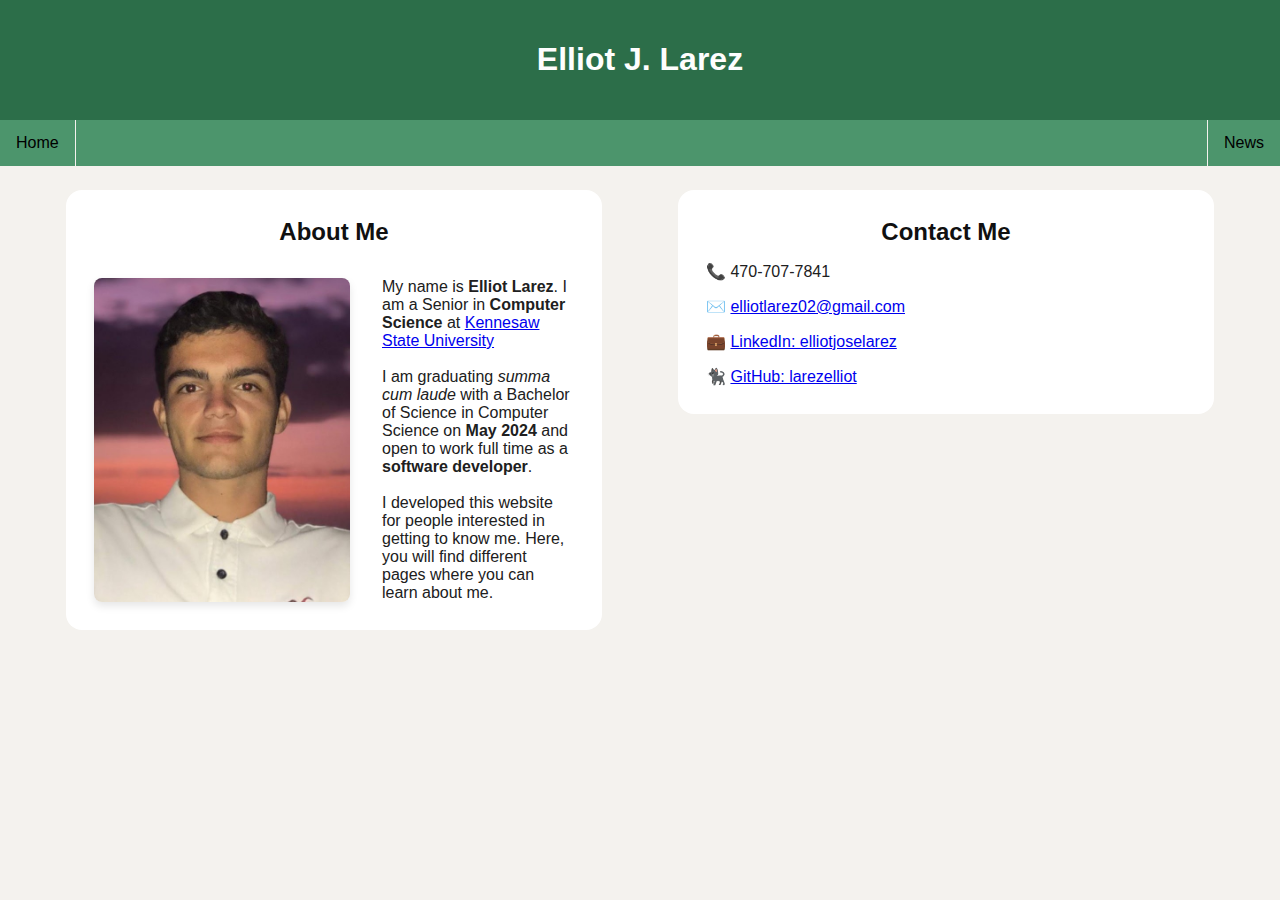
<file: index.html>
<!DOCTYPE html>
<html lang="en">

<head>
    <meta charset="UTF-8">
    <meta name="viewport" content="width=device-width, initial-scale=1.0">
    <title>Elliot's Website</title>
    <link rel="stylesheet" href="styles.css">
</head>

<body>

    <!-- Header -->
    <header>
        <h1>Elliot J. Larez</h1>
    </header>

    <!-- Navigation menu -->
    <nav>
        <ul>
            <li><a href="index.html">Home</a></li>
            <li><a href="Pages/news.html">News</a></li>
            <!-- <li><a href="#about">About</a></li> -->
        </ul>
    </nav>

    <div class="spacer"></div>

    <!-- Sections -->
    <div class="sections-grid">
        <section>
            <h2>About Me</h2>
            <div>
                <img src="Assets/Images/Elliot.jpeg" alt="Photo of Elliot Larez">
                <p>
                    My name is <b>Elliot Larez</b>. I am a Senior in <b>Computer Science</b> at
                    <a href="https://www.kennesaw.edu/">Kennesaw State University</a>
                    <br><br> <!--HACK Make a different parragrap (p)-->
                    I am graduating <i>summa cum laude</i> with a Bachelor of Science in Computer Science on <b>May
                        2024</b> and
                    open to work full time as a <b>software developer</b>.
                    <br><br> <!--HACK Make a different parr agrap (p)-->
                    I developed this website for people interested in getting to know me. Here, you will find different
                    pages where you can learn about me.
                    <!-- TODO List
                    <ui>Skills</ui>
                    <ui>Work expiriences</ui>
                    <ui>Academic record</ui>
                    <ui>Work expiriences</ui>
                -->
                </p>
            </div>
        </section>
        <section>
            <h2>Contact Me</h2>
            <p>📞 470-707-7841</p>
            <p>✉️ <a href="mailto:elliotlarez02@gmail.com">
                    elliotlarez02@gmail.com
                </a>
            </p>
            <p>💼 <a href="https://www.linkedin.com/in/elliotjoselarez/">
                    LinkedIn: elliotjoselarez
                </a>
            </p>
            <p>🐈‍⬛ <a href="https://github.com/larezelliot/">
                    GitHub: larezelliot
                </a>
            </p>
        </section>
    </div>

    <div class="spacer"></div>
</body>

</html>
</file>
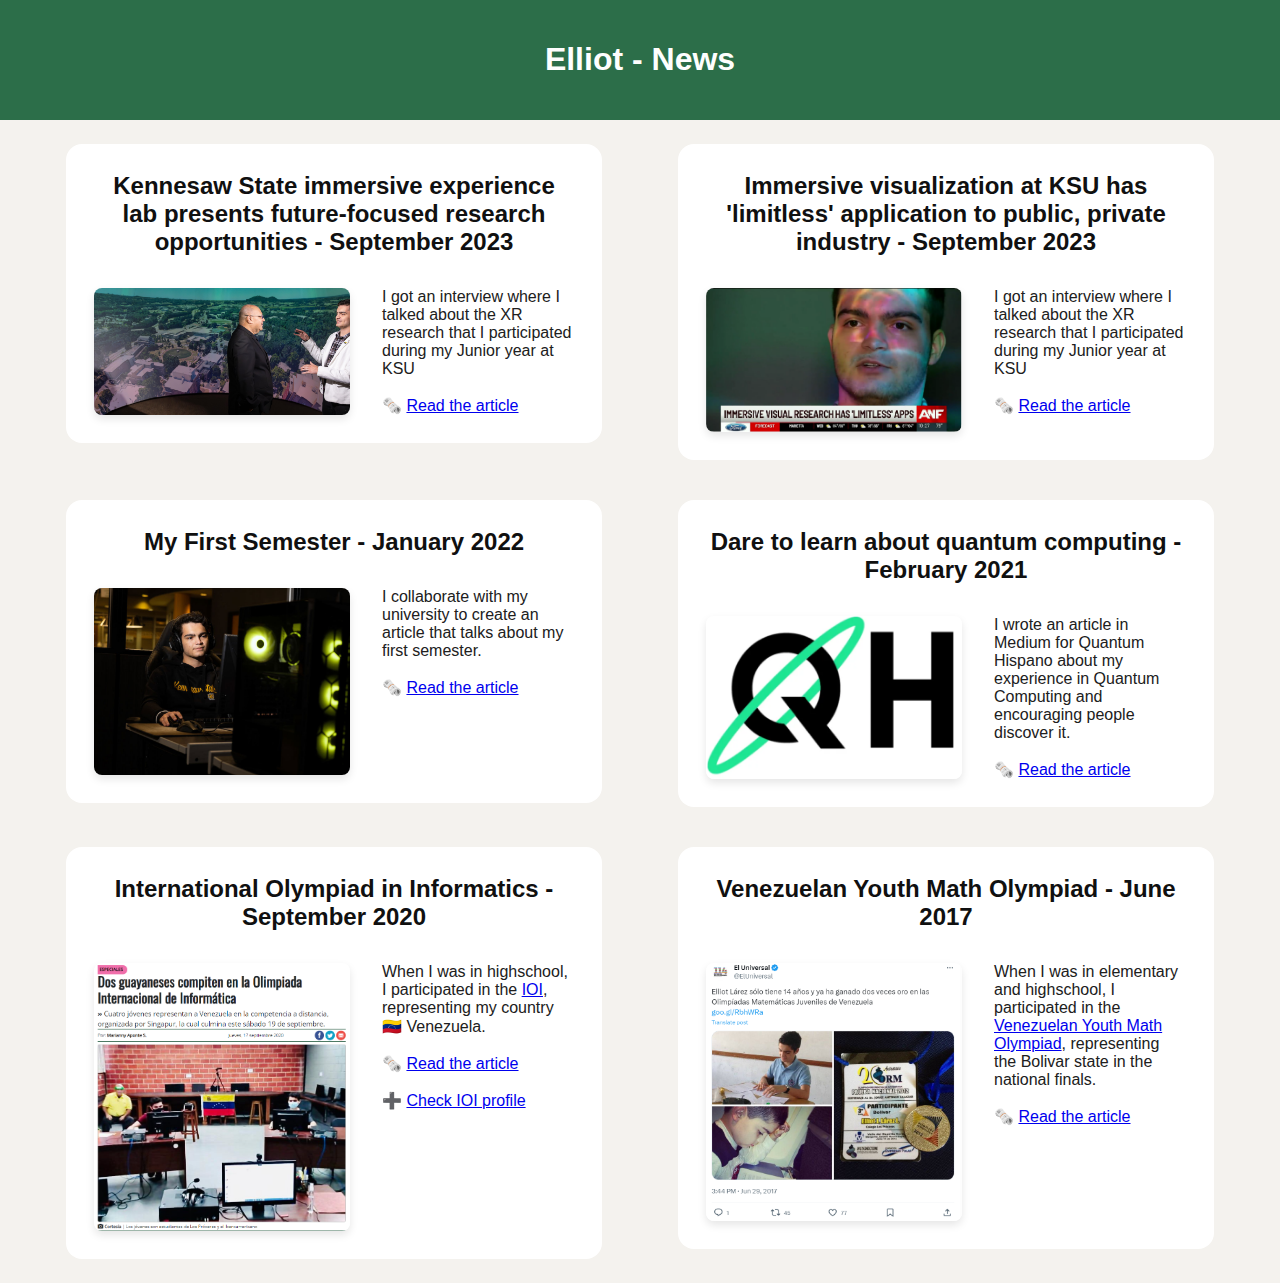
<file: Pages/news.html>
<!DOCTYPE html>
<html lang="en">

<head>
    <meta charset="UTF-8">
    <meta name="viewport" content="width=device-width, initial-scale=1.0">
    <title>Elliot's Website - News</title>
    <link rel="stylesheet" href="../styles.css">
</head>

<body>

    <!-- Header -->
    <header>
        <h1>Elliot - News</h1>
    </header>

    <div class="spacer"></div>

    <!-- Sections -->
    <div class="sections-grid">
        <section>
            <h2> Kennesaw State immersive experience lab presents future-focused research opportunities - September 2023
            </h2>
            <div>
                <img src="../Assets/Images/News/IVE_2.png" alt="Photo of Elliot on a simulation enviroment">
                <p>
                    I got an interview where I talked about the XR research that I participated during my Junior year at
                    KSU
                    <br><br> <!--HACK Make a different parr agrap (p)-->
                    🗞️ <a
                        href="https://www.kennesaw.edu/news/stories/2023/kennesaw-state-immersive-lab-presents-future-focused-research-opportunities.php">
                        Read the article </a>
                </p>
            </div>
        </section>

        <section>
            <h2> Immersive visualization at KSU has 'limitless' application to public, private industry - September 2023
            </h2>
            <div>
                <img src="../Assets/Images/News/IVE.png" alt="Photo of Elliot being interviewed on TV">
                <p>
                    I got an interview where I talked about the XR research that I participated during my Junior year at
                    KSU
                    <br><br> <!--HACK Make a different parr agrap (p)-->
                    🗞️ <a
                        href="https://www.atlantanewsfirst.com/2023/09/13/immersive-visualization-ksu-has-limitless-application-public-private-industry/">
                        Read the article </a>
                </p>
            </div>
        </section>

        <section>
            <h2> My First Semester - January 2022</h2>
            <div>
                <img src="../Assets/Images/News/FirstSemester.png" alt="Photo of Elliot in a Computer">
                <p>
                    I collaborate with my university to create an article that talks about my first semester.
                    <br><br> <!--HACK Make a different parr agrap (p)-->
                    🗞️ <a href="https://www.kennesaw.edu/news/stories/2022/my-first-semester-elliot-larez.php">
                        Read the article </a>
                </p>
            </div>
        </section>

        <section>
            <h2> Dare to learn about quantum computing - February 2021</h2>
            <div>
                <img src="../Assets/Images/News/QuantumHispano.png" alt="Photo of 'Quantum Hispano' Logo">
                <p>
                    I wrote an article in Medium for Quantum Hispano about my experience in Quantum Computing and
                    encouraging people
                    discover it.
                    <br><br> <!--HACK Make a different parr agrap (p)-->
                    🗞️ <a href="https://medium.com/quantumhispano/animarse-a-estudiar-cu%C3%A1ntica-2e3aedaff404">
                        Read the article </a>
                </p>
            </div>
        </section>

        <section>
            <h2>International Olympiad in Informatics - September 2020</h2>
            <div>
                <img src="../Assets/Images/News/IOI.png" alt="Photo of IOI article">
                <p>
                    When I was in highschool, I participated in the
                    <a href="https://ioinformatics.org/">IOI</a>,
                    representing my country 🇻🇪 Venezuela.
                    <br><br> <!--HACK Make a different parr agrap (p)-->
                    🗞️ <a
                        href="https://primicia.com.ve/especiales/dos-guayaneses-compiten-en-olimpiada-internacional-de-informatica/">
                        Read the article </a>
                    <br><br> <!--HACK Make a different parr agrap (p)-->
                    ➕ <a href="https://stats.ioinformatics.org/people/7330">
                        Check IOI profile </a>
                </p>
            </div>
        </section>

        <section>
            <h2> Venezuelan Youth Math Olympiad - June 2017</h2>
            <div>
                <img src="../Assets/Images/News/VenezuelaMathOlympiad.png" alt="Photo of Math twitter post">
                <p>
                    When I was in elementary and highschool, I participated in the
                    <a href="https://www.acmven.org/">Venezuelan Youth Math Olympiad</a>,
                    representing the
                    Bolivar state in the national finals.
                    <br><br> <!--HACK Make a different parr agrap (p)-->
                    🗞️ <a href="https://twitter.com/ElUniversal/status/880512192902311936">
                        Read the article </a>
                </p>
            </div>
        </section>
    </div>

    <div class="spacer"></div>
</body>

</html>
</file>
<file: styles.css>
:root {
    /*
    https: //coolors.co/2c6e49-4c956c-fefee3-ffc9b9-d68c45
    */
    --primary-color: #2C6E49;
    --secondary-color: #4C956C;
    --secondary-color-brighten: #56A87A;
    --secondary-color-darken: #41805C;
    --accent-color: #D68C45;
    --foreground-color: #ffffff;
    --background-color: #f4f2ee;
}

/* Layout Styles*/
body {
    padding: 0;
    margin: 0;
    background-color: var(--background-color);
}

header {
    padding: 20px;
    text-align: center;
    background-color: var(--primary-color);
    color: var(--text-color);
}

.spacer {
    height: 24px;
}

/* Section Styles*/
.sections-grid {
    display: flex;
    flex-wrap: wrap;
    gap: 10px;
    row-gap: 40px;
    justify-content: space-evenly;
}

section {
    width: 40%;
    min-width: 420px;
    height: fit-content;
    border-radius: 16px;
    padding: 12px;
    background-color: var(--foreground-color);
}

section h2 {
    margin: 16px;
}

section div {
    display: flex;
}

section img {
    width: 50%;
    border-radius: 8px;
    box-shadow: 0 4px 8px rgba(0, 0, 0, 0.1);
    margin: 16px;
    object-fit: cover;
    /* Optional: Add a subtle box shadow */
}

section p {
    width: 50%;
    margin: 16px;
    /* Optional: Add a subtle box shadow */
}

/* Text Styles */
h1 {
    font-size: xx-large;
    font-family: Arial, Helvetica, sans-serif;
    color: #fefefe;
}

h2 {
    padding: 0;
    margin: 0;
    font-size: x-large;
    font-family: Arial, Helvetica, sans-serif;
    color: #101010;
    text-align: center;
}

p {
    font-size: medium;
    font-family: Arial, Helvetica, sans-serif;
    color: #202020
}

a {
    font-size: medium;
    font-family: Arial, Helvetica, sans-serif;
}

/* Navigation Styles */
nav {
    display: inline;
    /*HACK Needed as block doesn't work with position: sticky*/
}

nav ul {
    position: sticky;
    top: 0px;
    margin: 0;
    padding: 0;
    overflow: hidden;
    list-style-type: none;
    background-color: var(--secondary-color);
}

nav ul li {
    float: left;
    border-right: 1px solid var(--background-color);
}

nav ul li:last-child {
    float: right;
    border-right: none;
    border-left: 1px solid var(--background-color);
}

nav ul li a {
    display: block;
    padding: 14px 16px;
    text-decoration: none;
    text-align: center;
    color: var(--text-color);
}

nav ul li a:hover {
    background-color: var(--secondary-color-brighten);
}

nav ul li a:active {
    background-color: var(--primary-color);
}

/*
table {
    width: 100%;
    border-collapse: separate;
    margin-top: 20px;
}

tr {
    background-color: #f2f200;
}

th {
    border: 1px solid #ddd;
    padding: 8px;
    text-align: left;
    background-color: #f2f2f2;
}

td {
    border: 1px solid #ddd;
    padding: 8px;
    text-align: left;
}*/


/* Reactive Styles*/
@media screen and (max-width: 600px) {
    nav ul {
        position: static;
    }

    nav ul li,
    nav ul li:last-child {
        float: none;
    }

    .spacer {
        height: 4px;
    }
}
</file>
